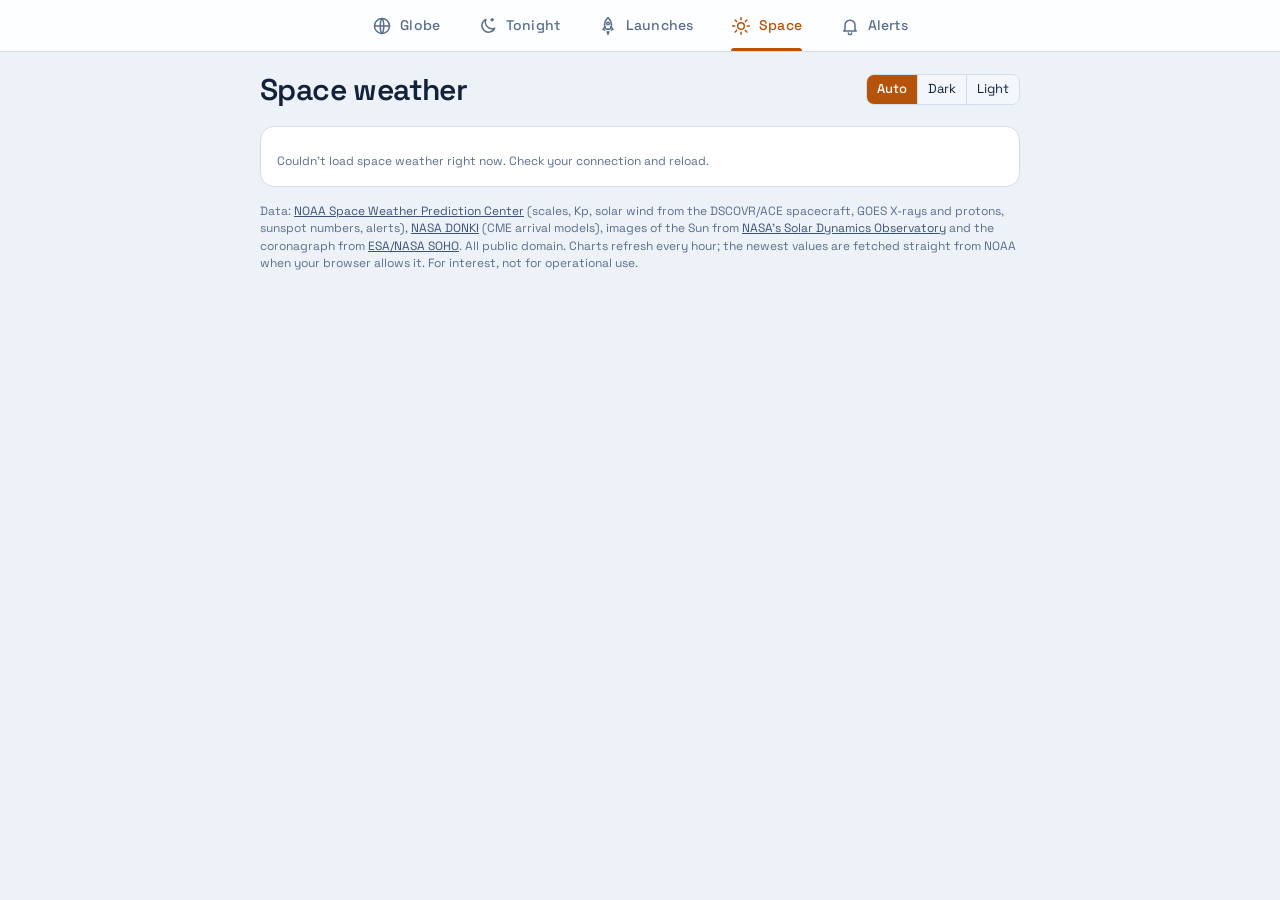
<file: spaceweather.html>
<!DOCTYPE html>
<html lang="en">
<head>
<meta charset="utf-8">
<link rel="manifest" href="manifest.webmanifest">
<meta name="theme-color" content="#0B1424">
<meta name="apple-mobile-web-app-capable" content="yes">
<meta name="apple-mobile-web-app-status-bar-style" content="black-translucent">
<meta name="apple-mobile-web-app-title" content="Overhead">
<link rel="apple-touch-icon" href="icons/apple-touch-icon.png">
<link rel="icon" type="image/png" sizes="32x32" href="icons/favicon-32.png">
<link rel="stylesheet" href="lib/app.css">
<script src="lib/app.js" defer></script>

<meta name="viewport" content="width=device-width, initial-scale=1, viewport-fit=cover">
<title>Space weather - Overhead</title>
<script>try{var p=localStorage.getItem('ovh:theme')||'auto';document.documentElement.dataset.theme=p==='auto'?(matchMedia('(prefers-color-scheme: light)').matches?'light':'dark'):p}catch(e){document.documentElement.dataset.theme='dark'}</script>
<meta name="description" content="Space weather now: the live Sun, solar wind, flares, CMEs heading for Earth, geomagnetic storms and what it all means for aurora, GPS, radio and satellites.">
<meta property="og:title" content="Space weather - Overhead">
<meta property="og:description" content="The live Sun, solar wind, flares and storms, and what they mean for aurora, GPS and radio.">
<meta property="og:type" content="website">
<script src="lib/tz-lookup.js"></script>
<script src="lib/localtime.js"></script>
<script src="lib/aurora.js"></script>
<script src="lib/where.js"></script>
<script src="lib/calendar.js"></script>
<script src="lib/spacewx.js"></script>
<style>
/* Space Grotesk, self-hosted (SIL Open Font License, see fonts/OFL.txt) */
@font-face{font-family:"Space Grotesk";font-style:normal;font-weight:400;font-display:swap;src:url(fonts/space-grotesk-latin-400-normal.woff2) format("woff2")}
@font-face{font-family:"Space Grotesk";font-style:normal;font-weight:500;font-display:swap;src:url(fonts/space-grotesk-latin-500-normal.woff2) format("woff2")}
@font-face{font-family:"Space Grotesk";font-style:normal;font-weight:600;font-display:swap;src:url(fonts/space-grotesk-latin-600-normal.woff2) format("woff2")}
:root{
  --bg:#0B1424; --panel:#152540; --panel2:#1C3050; --line:#2A4469;
  --ink:#EAF0F8; --ink2:#A9BAD2; --ink3:#7489A8;
  --accent:#F2B340; --onaccent:#0F1A2E;
  /* storm levels: a status scale, always shown with words too */
  --l0:#5F86B8; --l1:#7FE0C6; --l2:#F2D14A; --l3:#FF9F43; --l4:#FF5A5A;
  --wind:#8CD1FF; --flux:#FFB86B; --ssn:#C9B3FF; --grid:#22395C;
  --sunglow:rgba(255,170,60,.35);
}
:root[data-theme="light"]{
  --bg:#EDF2F8; --panel:#FFFFFF; --panel2:#F3F6FB; --line:#D3DDEA;
  --ink:#13223A; --ink2:#3E5476; --ink3:#5A6E8C;
  --accent:#B45309; --onaccent:#FFFFFF;
  --l0:#5B7FAF; --l1:#0F766E; --l2:#A16207; --l3:#C2410C; --l4:#B42318;
  --wind:#0369A1; --flux:#C2410C; --ssn:#6D28D9; --grid:#E3EAF3;
  --sunglow:rgba(255,150,40,.25);
}
*,*::before,*::after{box-sizing:border-box}
html{background:var(--bg)}
body{margin:0;background:var(--bg);color:var(--ink);font-family:"Space Grotesk",system-ui,-apple-system,"Segoe UI",Roboto,sans-serif;font-size:15px;line-height:1.45;
  padding:max(14px,env(safe-area-inset-top)) 16px max(24px,env(safe-area-inset-bottom))}
main{max-width:760px;margin:0 auto;display:grid;gap:14px}
a{color:var(--ink2)}
header{display:grid;gap:6px}
.top{display:flex;justify-content:space-between;align-items:center;gap:8px}
h1{font-size:30px;font-weight:600;letter-spacing:-.02em;margin:0}
button{font:inherit;font-size:14px;background:var(--panel2);border:1px solid var(--line);color:var(--ink);border-radius:8px;padding:8px 12px;cursor:pointer}
button:focus-visible,a:focus-visible{outline:2px solid var(--accent);outline-offset:2px}
.seg{display:inline-flex;border:1px solid var(--line);border-radius:8px;overflow:hidden}
.seg button{border:0;border-radius:0;padding:5px 10px;font-size:13px}
.seg button+button{border-left:1px solid var(--line)}
.seg button.on{background:var(--accent);color:var(--onaccent);font-weight:500}
section{background:var(--panel);border:1px solid var(--line);border-radius:14px;padding:16px}
section>h2{font-size:18px;font-weight:600;margin:0 0 2px;display:flex;align-items:center;gap:8px}
.sub{color:var(--ink3);font-size:13px;margin:0 0 12px}
.note{color:var(--ink3);font-size:12px;margin:10px 0 0}
.big{font-size:28px;font-weight:600;letter-spacing:-.01em;line-height:1.1}
.lvlword{font-weight:600}
.dot{display:inline-block;width:10px;height:10px;border-radius:50%;margin-right:6px;vertical-align:0}
.c0{color:var(--l0)}.c1{color:var(--l1)}.c2{color:var(--l2)}.c3{color:var(--l3)}.c4{color:var(--l4)}
.b0{background:var(--l0)}.b1{background:var(--l1)}.b2{background:var(--l2)}.b3{background:var(--l3)}.b4{background:var(--l4)}

/* hero: the live Sun and the headline */
.hero{display:grid;grid-template-columns:minmax(150px,240px) 1fr;gap:18px;align-items:center;background:radial-gradient(120% 140% at 0% 50%,var(--sunglow),transparent 60%),var(--panel)}
.sun{position:relative;aspect-ratio:1;border-radius:50%;overflow:hidden;background:#000;box-shadow:0 0 40px 6px var(--sunglow)}
.sun img{width:100%;height:100%;object-fit:cover;display:block;transform:scale(1.04)}
.sun .err{position:absolute;inset:0;display:grid;place-items:center;color:#aaa;font-size:12px;text-align:center;padding:20px}
.sunbtns{display:flex;flex-wrap:wrap;gap:4px;margin-top:8px;justify-content:center}
.sunbtns button{font-size:12px;padding:3px 9px;border-radius:999px;background:transparent;color:var(--ink2)}
.sunbtns button.on{border-color:var(--accent);color:var(--ink)}
.credit{color:var(--ink3);font-size:11px;text-align:center;margin-top:4px}
.headline .eyebrow{color:var(--ink3);font-size:13px;text-transform:uppercase;letter-spacing:.06em}
.headline .big{font-size:34px;margin:2px 0 6px}
.headline p{margin:0;color:var(--ink2)}
.chips{display:flex;flex-wrap:wrap;gap:6px;margin-top:10px}
.chip{display:inline-flex;align-items:center;gap:6px;border:1px solid var(--line);border-radius:999px;padding:3px 10px;font-size:13px;background:var(--panel2)}
@media (max-width:560px){.hero{grid-template-columns:1fr;justify-items:center;text-align:center}.sun{width:min(240px,70vw)}.chips{justify-content:center}}

/* what it means for you */
.effects{display:grid;grid-template-columns:repeat(auto-fit,minmax(200px,1fr));gap:10px}
.eff{border:1px solid var(--line);border-radius:12px;padding:10px 12px;background:var(--panel2)}
.eff .h{display:flex;align-items:center;justify-content:space-between;gap:8px}
.eff .h b{font-weight:600}
.eff .st{font-size:12px;font-weight:600;white-space:nowrap}
.eff p{margin:4px 0 0;color:var(--ink2);font-size:13px}

/* NOAA scales */
.scales{display:grid;grid-template-columns:repeat(auto-fit,minmax(200px,1fr));gap:10px}
.scale{border:1px solid var(--line);border-radius:12px;padding:12px;background:var(--panel2)}
.scale .t{font-size:13px;color:var(--ink3)}
.scale .now{display:flex;align-items:baseline;gap:8px;margin:2px 0 8px}
.scale .now b{font-size:30px;font-weight:600}
.meter{display:grid;grid-template-columns:repeat(5,1fr);gap:3px;margin-bottom:10px}
.meter i{height:8px;border-radius:4px;background:var(--line)}
.days{display:grid;grid-template-columns:repeat(3,1fr);gap:6px;font-size:12px}
.days div{border-top:1px solid var(--line);padding-top:6px}
.days span{display:block;color:var(--ink3)}

/* charts */
.chartbox{position:relative}
.chartbox svg{display:block;width:100%;overflow:visible}
svg .grid{stroke:var(--grid);stroke-width:1}
svg .axis{fill:var(--ink3);font-size:11px;font-family:inherit}
svg .band{opacity:.22}
svg .bandlab{fill:var(--ink3);font-size:11px;font-weight:600;font-family:inherit}
svg .ref{stroke-width:1.5;stroke-dasharray:4 4}
svg .reflab{font-size:11px;font-weight:600;font-family:inherit;paint-order:stroke;stroke:var(--panel);stroke-width:4px;stroke-linejoin:round}
svg .now{stroke:var(--ink3);stroke-width:1;stroke-dasharray:2 3}
svg .hover{stroke:var(--ink2);stroke-width:1;pointer-events:none}
svg .hdot{stroke:var(--panel);stroke-width:2;pointer-events:none}
.tip{position:absolute;top:0;pointer-events:none;background:var(--panel);border:1px solid var(--line);border-radius:8px;padding:5px 8px;font-size:12px;white-space:nowrap;box-shadow:0 4px 14px rgba(0,0,0,.25);transform:translate(-50%,-110%);display:none;z-index:2}
.tip b{font-weight:600}
.legend{display:flex;flex-wrap:wrap;gap:6px 14px;font-size:12px;color:var(--ink2);margin-top:8px}
.legend i{display:inline-block;width:10px;height:10px;border-radius:3px;margin-right:5px;vertical-align:-1px}
.legend i.ln{height:2px;border-radius:1px;vertical-align:3px;width:14px}
.legend i.dash{height:0;border-top:2px dashed;background:none!important;width:14px;vertical-align:3px}
.windgrid{display:grid;grid-template-columns:repeat(auto-fit,minmax(210px,1fr));gap:14px}
.stat{display:flex;align-items:baseline;justify-content:space-between;gap:6px}
.stat b{font-size:22px;font-weight:600}
.stat span{color:var(--ink3);font-size:12px}
.flarelist{display:grid;gap:4px;margin-top:10px;font-size:13px}
.flarelist div{display:flex;justify-content:space-between;border-top:1px solid var(--line);padding-top:4px}
.cme{border:1px solid var(--line);border-radius:12px;padding:10px 12px;background:var(--panel2);margin-top:8px}
.coronagraph{width:100%;max-width:320px;border-radius:12px;display:block;margin-top:10px;background:#000}
.al{display:grid;grid-template-columns:auto 1fr;gap:2px 10px;border-top:1px solid var(--line);padding:10px 0}
.al:first-of-type{border-top:0}
.al .ic{font-size:20px;grid-row:span 3}
.al .d{color:var(--ink2);font-size:13px}
.al .m{color:var(--ink3);font-size:12px}
.cal summary{font-size:13px;display:inline-block;border:1px solid var(--line);border-radius:8px;padding:5px 10px;color:var(--ink);cursor:pointer;list-style:none;margin-top:6px}
.cal summary::-webkit-details-marker{display:none}
.calmenu{display:flex;flex-direction:column;align-items:flex-start;gap:4px;margin-top:6px}
.calmenu a,.calmenu button{font-size:13px;border:1px solid var(--line);border-radius:8px;padding:6px 10px;text-decoration:none;color:var(--ink);background:var(--panel)}
footer{color:var(--ink3);font-size:12px;max-width:760px;margin:16px auto 0}
.loading{color:var(--ink3)}
</style>
</head>
<body>
<main>
  <header>
    <div class="top"><h1>Space weather</h1><div class="seg" id="theme" role="group" aria-label="Colour theme"><button data-t="auto">Auto</button><button data-t="dark">Dark</button><button data-t="light">Light</button></div></div>
  </header>
  <div id="content"><section><p class="loading">Loading the latest from the Sun…</p></section></div>
</main>
<footer>Data: <a href="https://www.swpc.noaa.gov" target="_blank" rel="noopener">NOAA Space Weather Prediction Center</a> (scales, Kp, solar wind from the DSCOVR/ACE spacecraft, GOES X-rays and protons, sunspot numbers, alerts), <a href="https://ccmc.gsfc.nasa.gov/tools/DONKI/" target="_blank" rel="noopener">NASA DONKI</a> (CME arrival models), images of the Sun from <a href="https://sdo.gsfc.nasa.gov" target="_blank" rel="noopener">NASA’s Solar Dynamics Observatory</a> and the coronagraph from <a href="https://soho.nascom.nasa.gov" target="_blank" rel="noopener">ESA/NASA SOHO</a>. All public domain. Charts refresh every hour; the newest values are fetched straight from NOAA when your browser allows it. For interest, not for operational use.</footer>
<script>
(async function(){
const WX='https://raw.githubusercontent.com/RR94M/satellites-/weather/', SWPC='https://services.swpc.noaa.gov/';
const $=id=>document.getElementById(id);
const esc=t=>String(t==null?'':t).replace(/[&<>"]/g,c=>({'&':'&amp;','<':'&lt;','>':'&gt;','"':'&quot;'}[c]));

// ---------- theme ----------
let themePref='auto'; try{ themePref=localStorage.getItem('ovh:theme')||'auto'; }catch(e){}
const mq=matchMedia('(prefers-color-scheme: light)');
function applyTheme(){ document.documentElement.dataset.theme=themePref==='auto'?(mq.matches?'light':'dark'):themePref; document.querySelectorAll('#theme button').forEach(b=>b.classList.toggle('on',b.dataset.t===themePref)); }
document.querySelectorAll('#theme button').forEach(b=>b.onclick=()=>{ themePref=b.dataset.t; try{ localStorage.setItem('ovh:theme',themePref); }catch(e){} applyTheme(); if(window.__draw) window.__draw(); });
mq.addEventListener('change',()=>{ if(themePref==='auto'){ applyTheme(); if(window.__draw) window.__draw(); } }); applyTheme();

const loc=WHERE.saved(), LT=loc?localTime(loc.lat,loc.lon):null;
const T=s=>Date.parse(/[zZ]$|[+-]\d\d:?\d\d$/.test(s)?s:s+'Z'); // NOAA times are UTC, sometimes without the Z
const timeOf=t=>LT?LT.time(t):new Date(t).toLocaleTimeString(undefined,{hour:'2-digit',minute:'2-digit'});
const dayOf=t=>LT?LT.date(t,{weekday:'short',day:'numeric',month:'short'}):new Date(t).toLocaleDateString(undefined,{weekday:'short',day:'numeric',month:'short'});
const ago=t=>{ const m=Math.round((Date.now()-t)/6e4); return m<1?'just now':m<60?m+' min ago':m<1440?Math.round(m/60)+' h ago':Math.round(m/1440)===1?'1 day ago':Math.round(m/1440)+' days ago'; };

// ---------- data: this site's hourly copy, then the newest values straight from NOAA where the browser allows ----------
const getj=(u,ms=10000)=>{ const c=new AbortController(), t=setTimeout(()=>c.abort(),ms); return fetch(u,{cache:'no-store',signal:c.signal}).then(r=>r.ok?r.json():null).catch(()=>null).finally(()=>clearTimeout(t)); };
let D=null, ALERTS=null;
async function load(){ const [d,a]=await Promise.all([getj(WX+'space.json'),getj(WX+'space-alerts.json')]); D=d; ALERTS=a; if(!D) return;
  const [scales,xr,wind,mag]=await Promise.all([getj(SWPC+'products/noaa-scales.json',6000),getj(SWPC+'json/goes/primary/xrays-1-day.json',6000),getj(SWPC+'json/rtsw/rtsw_wind_1m.json',6000),getj(SWPC+'json/rtsw/rtsw_mag_1m.json',6000)]);
  if(scales&&scales['0']) D.scales=scales;
  if(Array.isArray(xr)&&xr.length) D.xray=xr.filter(r=>r.energy==='0.1-0.8nm'&&r.flux>0).map(r=>[r.time_tag,r.flux]);
  if(Array.isArray(wind)&&wind.length&&Array.isArray(mag)){ const m={}; for(const r of mag) m[(r.time_tag||'').slice(0,16).replace(' ','T')]=r; const cut=Date.now()-864e5;
    const w=wind.map(r=>{ const k=(r.time_tag||'').slice(0,16).replace(' ','T'), g=m[k]||{}; return [k,r.proton_speed,r.proton_density,g.bz_gsm,g.bt]; }).filter(r=>T(r[0])>cut&&r[1]!=null).sort((a,b)=>T(a[0])-T(b[0]));
    if(w.length>20) D.wind=w; } }

// ---------- helpers ----------
const lvlOfKp=k=>k>=7?4:k>=6?3:k>=5?2:k>=4?1:0;
const KPWORD=['Quiet','Unsettled','Minor storm (G1)','Moderate storm (G2)','Strong storm or worse (G3+)'];
const scaleNum=x=>x==null||x===''?0:+x;
function flareClass(f){ if(!(f>0)) return '–'; const L=[['X',1e-4],['M',1e-5],['C',1e-6],['B',1e-7],['A',1e-8]]; for(const [c,b] of L) if(f>=b) return c+(f/b).toFixed(1); return 'A'+(f/1e-8).toFixed(1); }
const classLvl=c=>({X:4,M:3,C:1,B:0,A:0})[(c||'A')[0]]??0;

// ---------- charts: plain SVG sized to the screen, with a hover/tap readout ----------
function chart(box,o){ const W=box.clientWidth||600, H=o.h||150, pl=o.pl||40, pr=o.pr||34, pt=10, pb=22, iw=W-pl-pr, ih=H-pt-pb;
  const x=t=>pl+(t-o.x0)/(o.x1-o.x0)*iw, ly=v=>o.log?Math.log10(Math.max(v,o.yMin)):v, y=v=>pt+ih-(ly(v)-ly(o.yMin))/(ly(o.yMax)-ly(o.yMin))*ih, cl=v=>Math.max(pt,Math.min(pt+ih,y(v)));
  let s='<svg viewBox="0 0 '+W+' '+H+'" height="'+H+'" role="img" aria-label="'+esc(o.label)+'">';
  for(const b of o.bands||[]) s+='<rect class="band" x="'+pl+'" width="'+iw+'" y="'+cl(b.y1)+'" height="'+(cl(b.y0)-cl(b.y1))+'" fill="'+b.fill+'"/>'+(b.label?'<text class="bandlab" x="'+(pl+iw+5)+'" y="'+((cl(b.y0)+cl(b.y1))/2+4)+'">'+b.label+'</text>':'');
  for(const g of o.yTicks||[]) s+='<line class="grid" x1="'+pl+'" x2="'+(pl+iw)+'" y1="'+y(g[0])+'" y2="'+y(g[0])+'"/><text class="axis" x="'+(pl-6)+'" y="'+(y(g[0])+4)+'" text-anchor="end">'+g[1]+'</text>';
  for(const g of o.xTicks||[]) s+='<text class="axis" x="'+x(g[0])+'" y="'+(H-5)+'" text-anchor="middle">'+g[1]+'</text>';
  if(o.now&&o.now>o.x0&&o.now<o.x1) s+='<line class="now" x1="'+x(o.now)+'" x2="'+x(o.now)+'" y1="'+pt+'" y2="'+(pt+ih)+'"/><text class="axis" x="'+(x(o.now)+4)+'" y="'+(pt+10)+'">now</text>';
  for(const se of o.bars||[]){ const bw=Math.max(2,iw/((o.x1-o.x0)/se.step)-2);
    for(const [t,v,col,op] of se.pts) s+='<rect x="'+(x(t)+1).toFixed(1)+'" y="'+y(v).toFixed(1)+'" width="'+bw.toFixed(1)+'" height="'+Math.max(1,(y(o.yMin)-y(v))).toFixed(1)+'" rx="2" fill="'+col+'" opacity="'+(op||1)+'"/>'; }
  for(const se of o.series||[]){ const pts=se.pts.filter(p=>p[1]!=null&&(!o.log||p[1]>0)); if(pts.length<2) continue;
    const d='M'+pts.map(p=>x(p[0]).toFixed(1)+','+cl(p[1]).toFixed(1)).join('L');
    if(se.fill) s+='<path d="'+d+'L'+x(pts[pts.length-1][0]).toFixed(1)+','+cl(se.fillTo??o.yMin)+'L'+x(pts[0][0]).toFixed(1)+','+cl(se.fillTo??o.yMin)+'Z" fill="'+se.color+'" opacity=".14"/>';
    s+='<path d="'+d+'" fill="none" stroke="'+se.color+'" stroke-width="'+(se.width||2)+'"'+(se.dash?' stroke-dasharray="5 4"':'')+' stroke-linejoin="round" stroke-linecap="round"/>'; }
  // reference lines go on top of the data so their labels stay readable
  for(const r of o.refs||[]) s+='<line class="ref" stroke="'+r.color+'" x1="'+pl+'" x2="'+(pl+iw)+'" y1="'+y(r.y)+'" y2="'+y(r.y)+'"/><text class="reflab" fill="'+r.color+'" x="'+(pl+4)+'" y="'+(y(r.y)-4)+'">'+esc(r.label)+'</text>';
  s+='<line class="hover" x1="0" x2="0" y1="'+pt+'" y2="'+(pt+ih)+'" visibility="hidden"/><circle class="hdot" r="4" visibility="hidden"/><rect class="hit" x="'+pl+'" y="0" width="'+iw+'" height="'+H+'" fill="transparent"/></svg><div class="tip"></div>';
  box.innerHTML=s;
  // readout: nearest point of the first series (or bar)
  const svg=box.querySelector('svg'), tip=box.querySelector('.tip'), hl=svg.querySelector('.hover'), hd=svg.querySelector('.hdot'), base=(o.series&&o.series[0]&&o.series[0].pts)||(o.bars&&o.bars[0].pts)||[];
  const pts=base.filter(p=>p[1]!=null&&(!o.log||p[1]>0)); if(!pts.length) return;
  const move=e=>{ const r=svg.getBoundingClientRect(), px=(e.clientX-r.left)*W/r.width; let best=pts[0], bd=1e9; for(const p of pts){ const d=Math.abs(x(p[0])-px); if(d<bd){ bd=d; best=p; } }
    const X=x(best[0]), Y=cl(best[1]); hl.setAttribute('x1',X); hl.setAttribute('x2',X); hl.setAttribute('visibility','visible'); hd.setAttribute('cx',X); hd.setAttribute('cy',Y); hd.setAttribute('fill',o.tipColor?o.tipColor(best):(o.series?o.series[0].color:'var(--ink)')); hd.setAttribute('visibility','visible');
    tip.innerHTML=o.tip(best); tip.style.display='block'; tip.style.left=Math.max(60,Math.min(r.width-60,X*r.width/W))+'px'; tip.style.top=(Y*r.height/H)+'px'; };
  const hide=()=>{ tip.style.display='none'; hl.setAttribute('visibility','hidden'); hd.setAttribute('visibility','hidden'); };
  svg.addEventListener('pointermove',move); svg.addEventListener('pointerdown',move); svg.addEventListener('pointerleave',hide); }
const css=v=>getComputedStyle(document.documentElement).getPropertyValue(v).trim();
function dayTicks(x0,x1){ const out=[]; const d=new Date(x0); d.setHours(0,0,0,0); for(let t=d.getTime()+864e5;t<x1;t+=864e5) out.push([t,new Date(t).toLocaleDateString(undefined,{weekday:'short'})]); return out; }
function hourTicks(x0,x1,step){ const out=[]; for(let t=Math.ceil(x0/(step*36e5))*step*36e5;t<x1;t+=step*36e5) out.push([t,timeOf(t)]); return out; }

// ---------- sections ----------
const SUNS={'0193':'Corona','0171':'Loops','0131':'Flares','HMIIC':'Sunspots'};
let sunPick='0193';
function sunImg(){ const v=Math.floor(Date.now()/9e5); return 'https://sdo.gsfc.nasa.gov/assets/img/latest/latest_1024_'+sunPick+'.jpg?v='+v; }

function hero(){ const sc=D.scales||{}, now=sc['0']||{}, G=scaleNum(now.G&&now.G.Scale), R=scaleNum(now.R&&now.R.Scale), S=scaleNum(now.S&&now.S.Scale);
  const kp=(D.kp||[]).slice(-1)[0], kpNow=kp?kp[1]:null, xr=(D.xray||[]).slice(-1)[0], cls=xr?flareClass(xr[1]):'–', w=(D.wind||[]).slice(-1)[0];
  let word='Quiet', lv=0; if(G>=1){ word=['','Minor','Moderate','Strong','Severe','Extreme'][G]+' geomagnetic storm'; lv=Math.min(4,G+1); } else if(kpNow>=4){ word='Active'; lv=1; } else if(kpNow>=3){ word='Unsettled'; lv=0; }
  if(R>=1&&lv<2){ word+=' · radio blackout'; lv=Math.max(lv,R>=3?3:2); } if(S>=1){ word+=' · radiation storm'; lv=Math.max(lv,S>=3?3:2); }
  // what's coming: the biggest storm level forecast for the next 3 days
  let ahead=''; const fut=[1,2,3].map(k=>sc[k]).filter(Boolean); const gmax=fut.reduce((m,d)=>Math.max(m,scaleNum(d.G&&d.G.Scale)),0);
  if(gmax>=1){ const d=fut.find(d=>scaleNum(d.G&&d.G.Scale)===gmax); ahead=' A '+['','minor','moderate','strong','severe','extreme'][gmax]+' geomagnetic storm (G'+gmax+') is forecast for '+new Date(d.DateStamp+'T12:00Z').toLocaleDateString(undefined,{weekday:'long'})+': aurora further from the poles than usual.'; }
  const lede=(lv===0?'The Sun and Earth’s magnetic field are calm right now.':lv===1?'Earth’s magnetic field is a little stirred up.':'Things are lively out there.')+ahead;
  return '<section class="hero" id="sw-sun"><div><div class="sun"><img id="sunimg" src="'+sunImg()+'" alt="The Sun right now, seen by NASA’s Solar Dynamics Observatory" onerror="this.replaceWith(Object.assign(document.createElement(\'div\'),{className:\'err\',textContent:\'The live Sun image couldn’t load.\'}))"></div>'
    +'<div class="sunbtns" id="sunbtns">'+Object.entries(SUNS).map(([k,v])=>'<button data-sun="'+k+'"'+(k===sunPick?' class="on"':'')+'>'+v+'</button>').join('')+'</div><div class="credit">The Sun right now · NASA/SDO</div></div>'
    +'<div class="headline"><div class="eyebrow">Space weather now</div><div class="big c'+lv+'">'+esc(word)+'</div><p>'+esc(lede)+'</p>'
    +'<div class="chips"><span class="chip"><span class="dot b'+lvlOfKp(kpNow||0)+'"></span>Kp '+(kpNow!=null?kpNow.toFixed(1):'–')+'</span><span class="chip"><span class="dot b'+classLvl(cls)+'"></span>X-rays '+cls+'</span>'
    +(w?'<span class="chip"><span class="dot '+(w[3]<-5?'b3':w[3]<0?'b1':'b0')+'"></span>Solar wind '+Math.round(w[1])+' km/s</span>':'')+'</div>'
    +'<p class="note">Updated '+ago(T(D.updated))+'. Tap the Sun’s buttons for different views.</p></div></section>'; }

function effects(){ const sc=D.scales||{}, now=sc['0']||{}, G=scaleNum(now.G&&now.G.Scale), R=scaleNum(now.R&&now.R.Scale), S=scaleNum(now.S&&now.S.Scale);
  const kpNow=((D.kp||[]).slice(-1)[0]||[])[1]||0, ahead=(D.kpForecast||[]).filter(r=>T(r[0])>Date.now()&&T(r[0])<Date.now()+3*864e5);
  const peak=ahead.reduce((m,r)=>!m||r[1]>m[1]?r:m,null), soon=peak?peak[1]:0, peakDay=peak?new Date(T(peak[0])).toLocaleDateString(undefined,{weekday:'long'}):'';
  const fcTxt=peak&&soon>kpNow+0.3?' Forecast to reach Kp '+soon.toFixed(1)+' on '+peakDay+'.':'';
  const need=loc?AURORA.kpNeeded(loc.lat,loc.lon):null, best=Math.max(kpNow,soon);
  const elec=(ALERTS&&ALERTS.alerts||[]).some(a=>/Electron/i.test(a.headline)&&Date.now()-Date.parse(a.issued)<864e5);
  const E=[
    ['🟢','Aurora',need==null?(best>=5?[2,'Storm']:[0,'Normal']):kpNow>=need?[2,'Possible now']:best>=need?[1,'Possible '+peakDay]:[0,'Unlikely'],
      (need==null?'Kp '+kpNow.toFixed(1)+' now.'+fcTxt+' Share your location on the globe for your own aurora line.':'You need about Kp '+need.toFixed(1)+' where you are; it’s '+kpNow.toFixed(1)+' now.'+fcTxt)],
    ['📍','GPS and navigation',G>=3||R>=3||S>=3?[2,'Errors possible']:G>=2?[1,'Small errors']:[0,'Normal'],G>=3?'Position errors can grow, especially near the poles.':'Phone and car GPS working as normal.'],
    ['📻','Radio (shortwave, aviation)',R>=3?[3,'Blackouts']:R>=1?[1,'Brief blackouts']:[0,'Normal'],R>=1?'Short blackouts on the sunlit side of Earth after flares.':'No flare-driven blackouts right now.'],
    ['🛰️','Satellites',G>=3||S>=3?[2,'Under stress']:elec?[1,'Charging risk']:[0,'Normal'],elec?'High-energy electrons around Earth can upset satellite electronics.':G>=3?'Extra drag and charging; operators may take precautions.':'Normal conditions in orbit.'],
    ['⚡','Power grids',G>=4?[3,'Possible issues']:G>=3?[1,'Alarms possible']:[0,'Normal'],G>=3?'Grid operators at high latitudes may see voltage alarms.':'No effect.'],
    ['✈️','Astronauts and polar flights',S>=2?[2,'Raised radiation']:S>=1?[1,'Slightly raised']:[0,'Normal'],S>=1?'More radiation on polar routes and for spacewalks.':'Radiation at normal levels.']];
  return '<section id="sw-you"><h2>What it means for you</h2><p class="sub">Right now, in plain words.</p><div class="effects">'+E.map(([ic,name,[l,st],d])=>'<div class="eff"><div class="h"><b>'+ic+' '+esc(name)+'</b><span class="st c'+(l===0?1:l>=3?4:l>=2?3:2)+'"><span class="dot b'+(l===0?1:l>=3?4:l>=2?3:2)+'"></span>'+esc(st)+'</span></div><p>'+esc(d)+'</p></div>').join('')+'</div></section>'; }

function scales(){ const sc=D.scales||{}; if(!sc['0']) return '';
  const day=k=>sc[k]?new Date(sc[k].DateStamp+'T12:00Z').toLocaleDateString(undefined,{weekday:'short'}):'';
  const card=(L,name,desc,now,next)=>{ const n=scaleNum(now&&now.Scale); const col=n>=3?4:n>=2?3:n>=1?2:1;
    return '<div class="scale"><div class="t">'+esc(name)+'</div><div class="now"><b class="c'+(n?col:0)+'">'+L+n+'</b><span>'+esc(now&&now.Text&&now.Text!=='none'?now.Text:'None')+'</span></div>'
      +'<div class="meter" aria-label="Level '+n+' of 5">'+[1,2,3,4,5].map(i=>'<i class="'+(i<=n?'b'+(i>=4?4:i>=3?3:i>=2?3:2):'')+'"></i>').join('')+'</div>'
      +'<div class="note" style="margin:0 0 6px">'+esc(desc)+'</div><div class="days">'+[1,2,3].map(k=>'<div><span>'+day(k)+'</span>'+next(sc[k]||{})+'</div>').join('')+'</div></div>'; };
  return '<section id="sw-scales"><h2>NOAA space weather scales</h2><p class="sub">Each runs from 0 (none) to 5 (extreme). Today’s level, then the next three days.</p><div class="scales">'
    +card('G','G · Geomagnetic storms','Aurora, GPS and power grids. Caused by solar wind and CMEs.',sc['0'].G,d=>{ const g=scaleNum(d.G&&d.G.Scale); return '<b class="c'+(g>=3?4:g>=2?3:g>=1?2:0)+'">G'+g+'</b> '+(g?esc(d.G.Text):'none'); })
    +card('R','R · Radio blackouts','Shortwave and aviation radio. Caused by solar flares.',sc['0'].R,d=>'Minor '+(d.R&&d.R.MinorProb!=null?d.R.MinorProb+'%':'–')+'<br>Major '+(d.R&&d.R.MajorProb!=null?d.R.MajorProb+'%':'–'))
    +card('S','S · Radiation storms','Astronauts, polar flights and satellites. Caused by solar protons.',sc['0'].S,d=>'S1+ '+(d.S&&d.S.Prob!=null?d.S.Prob+'%':'–'))
    +'</div></section>'; }

function kpSection(){ return '<section id="sw-kp"><h2>Geomagnetic activity (Kp)</h2><p class="sub">How disturbed Earth’s magnetic field is, every 3 hours: the past 4 days and NOAA’s forecast. Higher Kp pushes aurora further from the poles.'+(loc?' The dashed line is the level you need for aurora where you are.':'')+'</p><div class="chartbox" id="kpChart"></div>'
  +'<div class="legend">'+[0,1,2,3,4].map(l=>'<span><i class="b'+l+'"></i>'+KPWORD[l]+'</span>').join('')+'<span><i style="background:var(--ink3);opacity:.45"></i>Forecast (lighter)</span></div></section>'; }
function drawKp(){ const box=$('kpChart'); if(!box) return; const now=Date.now(), x0=now-4*864e5, x1=now+3*864e5;
  const obs=(D.kp||[]).map(r=>[T(r[0]),r[1]]).filter(p=>p[0]>=x0), lastObs=obs.length?obs[obs.length-1][0]:0;
  const fc=(D.kpForecast||[]).map(r=>[T(r[0]),r[1],r[2]]).filter(p=>p[0]>lastObs&&p[0]<x1);
  const col=k=>css('--l'+lvlOfKp(k));
  const bars=obs.map(p=>[p[0],p[1],col(p[1]),1]).concat(fc.map(p=>[p[0],p[1],col(p[1]),.45]));
  const need=loc?AURORA.kpNeeded(loc.lat,loc.lon):null;
  chart(box,{label:'Kp index: past 4 days and 3-day forecast',h:170,x0,x1,yMin:0,yMax:9,now,bars:[{step:3*36e5,pts:bars}],
    yTicks:[[0,'0'],[3,'3'],[5,'5'],[7,'7'],[9,'9']],xTicks:dayTicks(x0,x1),refs:need!=null&&need<9?[{y:need,label:'Your aurora line · Kp '+need.toFixed(1),color:css('--accent')}]:[],
    tip:p=>'<b>Kp '+p[1].toFixed(2)+'</b> · '+KPWORD[lvlOfKp(p[1])]+'<br>'+dayOf(p[0])+' '+timeOf(p[0])+'–'+timeOf(p[0]+3*36e5)+(p[3]<1?' (forecast)':''),tipColor:p=>col(p[1])}); }

function windSection(){ const w=D.wind||[]; if(!w.length) return '<section><h2>Solar wind</h2><p class="note">Solar wind data isn’t available right now.</p></section>';
  const last=w[w.length-1], spd=last[1], den=last[2], bz=last[3], mins=spd?Math.round(1.5e6/spd/60):null;
  const bzWord=bz==null?'':bz<-10?'pointing strongly south: aurora switching on':bz<-3?'pointing south: good for aurora':bz<0?'slightly south':'pointing north: aurora unlikely';
  return '<section id="sw-wind"><h2>Solar wind arriving now</h2><p class="sub">Measured by spacecraft 1.5 million km towards the Sun'+(mins?', so this reaches Earth in about <b>'+mins+' minutes</b>':'')+'. When Bz turns south and the wind speeds up, aurora follows.</p>'
    +'<div class="windgrid"><div><div class="stat"><span>Speed</span><b>'+(spd?Math.round(spd):'–')+' <small>km/s</small></b></div><div class="chartbox" id="wSpd"></div></div>'
    +'<div><div class="stat"><span>Density</span><b>'+(den!=null?den.toFixed(1):'–')+' <small>per cm³</small></b></div><div class="chartbox" id="wDen"></div></div>'
    +'<div><div class="stat"><span>Bz (north/south)</span><b class="'+(bz<-3?'c3':bz<0?'c2':'c1')+'">'+(bz!=null?(bz>0?'+':'')+bz.toFixed(1):'–')+' <small>nT</small></b></div><div class="chartbox" id="wBz"></div><div class="note" style="margin-top:4px">'+esc(bzWord)+'</div></div></div>'
    +'<p class="note">Past 24 hours. Typical: 300–500 km/s, 1–10 particles per cm³, Bz within ±5 nT.</p></section>'; }
function drawWind(){ const w=(D.wind||[]).map(r=>[T(r[0]),r[1],r[2],r[3]]); if(!w.length||!$('wSpd')) return; const x1=w[w.length-1][0], x0=x1-864e5, xt=hourTicks(x0,x1,8);
  const S=w.map(r=>[r[0],r[1]]), Dn=w.map(r=>[r[0],r[2]]), B=w.map(r=>[r[0],r[3]]);
  const smax=Math.max(700,...S.map(p=>p[1]||0))*1.05, dmax=Math.max(10,...Dn.map(p=>p[1]||0))*1.1, bmax=Math.max(10,...B.map(p=>Math.abs(p[1]||0)))*1.1;
  chart($('wSpd'),{label:'Solar wind speed, past day',h:110,pl:36,pr:8,x0,x1,yMin:200,yMax:smax,series:[{pts:S,color:css('--wind'),fill:true}],yTicks:[[400,'400'],[600,'600']],xTicks:xt,tip:p=>'<b>'+Math.round(p[1])+' km/s</b><br>'+timeOf(p[0])});
  chart($('wDen'),{label:'Solar wind density, past day',h:110,pl:36,pr:8,x0,x1,yMin:0,yMax:dmax,series:[{pts:Dn,color:css('--wind'),fill:true}],yTicks:[[5,'5'],[10,'10']].filter(t=>t[0]<dmax),xTicks:xt,tip:p=>'<b>'+p[1].toFixed(1)+' /cm³</b><br>'+timeOf(p[0])});
  chart($('wBz'),{label:'Interplanetary magnetic field Bz, past day',h:110,pl:36,pr:8,x0,x1,yMin:-bmax,yMax:bmax,
    bands:[{y0:-bmax,y1:0,fill:css('--l3'),label:''}],series:[{pts:B,color:css('--ink'),width:1.6}],yTicks:[[0,'0'],[Math.round(-bmax/2),String(Math.round(-bmax/2))],[Math.round(bmax/2),'+'+Math.round(bmax/2)]],xTicks:xt,
    tip:p=>'<b>'+(p[1]>0?'+':'')+p[1].toFixed(1)+' nT</b> '+(p[1]<0?'(south)':'(north)')+'<br>'+timeOf(p[0])}); }

function flareSection(){ const xr=D.xray||[], last=xr.slice(-1)[0], cls=last?flareClass(last[1]):'–';
  const fl=(D.flares||[]).map(f=>({t:T(f.max_time),c:f.max_class})).filter(f=>f.c);
  const day=fl.filter(f=>f.t>Date.now()-864e5), top=a=>a.reduce((m,f)=>!m||flareRank(f.c)>flareRank(m.c)?f:m,null), d1=top(day), d7=top(fl);
  const big=fl.filter(f=>/^[MX]/.test(f.c)).sort((a,b)=>b.t-a.t).slice(0,6);
  return '<section id="sw-flares"><h2>Solar flares</h2><p class="sub">X-rays from the Sun measured by NOAA’s GOES satellite. Each class is ten times stronger than the one below; M and X flares can cause radio blackouts on the sunlit side of Earth.</p>'
    +'<div class="windgrid" style="margin-bottom:8px"><div class="stat"><span>Right now</span><b class="c'+classLvl(cls)+'">'+cls+'</b></div><div class="stat"><span>Biggest, past day</span><b class="c'+classLvl(d1&&d1.c)+'">'+(d1?esc(d1.c):'–')+'</b></div><div class="stat"><span>Biggest, past week</span><b class="c'+classLvl(d7&&d7.c)+'">'+(d7?esc(d7.c):'–')+'</b></div></div>'
    +'<div class="chartbox" id="xChart"></div>'
    +(big.length?'<div class="flarelist">'+big.map(f=>'<div><span><span class="dot b'+classLvl(f.c)+'"></span><b>'+esc(f.c)+'</b> flare</span><span>'+dayOf(f.t)+' '+timeOf(f.t)+'</span></div>').join('')+'</div>':'<p class="note">No M or X flares in the past week.</p>')+'</section>'; }
const flareRank=c=>({A:0,B:1,C:2,M:3,X:4})[c[0]]*100+parseFloat(c.slice(1)||0);
function drawFlares(){ const box=$('xChart'); if(!box) return; const xr=(D.xray||[]).map(r=>[T(r[0]),r[1]]).filter(p=>p[1]>0); if(!xr.length) return; const x1=xr[xr.length-1][0], x0=x1-864e5;
  const band=(a,b,l,c)=>({y0:a,y1:b,label:l,fill:c});
  chart(box,{label:'Solar X-ray flux, past day',h:170,pr:24,x0,x1,log:true,yMin:1e-8,yMax:1e-3,
    bands:[band(1e-8,1e-7,'A','transparent'),band(1e-7,1e-6,'B','transparent'),band(1e-6,1e-5,'C',css('--grid')),band(1e-5,1e-4,'M',css('--l2')),band(1e-4,1e-3,'X',css('--l4'))],
    series:[{pts:xr,color:css('--flux')}],yTicks:[[1e-7,''],[1e-6,''],[1e-5,''],[1e-4,'']],xTicks:hourTicks(x0,x1,6),
    tip:p=>'<b>'+flareClass(p[1])+'</b><br>'+timeOf(p[0])}); }

function cmeSection(){ const list=(D.cmes||[]).filter(c=>T(c.arrival)>Date.now()-864e5);
  const v=Math.floor(Date.now()/9e5);
  return '<section id="sw-cme"><h2>CMEs heading for Earth</h2><p class="sub">Coronal mass ejections are huge clouds of solar material. When one hits Earth it can set off a geomagnetic storm and strong aurora, usually 1–4 days after leaving the Sun.</p>'
    +(list.length?list.map((c,i)=>{ const t=T(c.arrival), past=t<Date.now();
      return '<div class="cme"><b>'+(c.glancing?'Glancing blow':'Direct hit')+' '+(past?'arrived':'expected')+' '+dayOf(t)+', around '+timeOf(t)+'</b>'
        +'<div class="note" style="margin-top:2px">Left the Sun '+(c.launched?dayOf(T(c.launched))+' '+timeOf(T(c.launched)):'recently')+(c.speed?' at '+Math.round(c.speed).toLocaleString()+' km/s':'')+(c.kp?' · NASA’s model suggests up to Kp '+c.kp:'')+'. Arrival times are usually right to within 6–12 hours.</div>'
        +(!past?CALENDAR.menu({title:'CME expected (aurora watch)',start:t-6*36e5,end:t+6*36e5,detail:'A coronal mass ejection is forecast to reach Earth around '+timeOf(t)+'. Watch for aurora that night.',alarmMinutes:60,url:location.href}):'')+'</div>'; }).join('')
      :'<p class="note" style="margin-top:0">No Earth-directed CMEs in NASA’s models right now.</p>')
    +'<img class="coronagraph" src="https://soho.nascom.nasa.gov/data/realtime/c3/1024/latest.jpg?v='+v+'" alt="Live coronagraph image from SOHO: the Sun is blocked out so its outer atmosphere and CMEs show up" loading="lazy" onerror="this.remove()"><div class="note">Live view from the SOHO spacecraft with the Sun blocked out (white circle): CMEs show up as expanding clouds.</div></section>'; }

function protonSection(){ return '<section id="sw-rad"><h2>Solar radiation</h2><p class="sub">High-energy protons from the Sun (above 10 MeV), measured by GOES. Above the dashed line is a radiation storm (S1+).</p><div class="chartbox" id="pChart"></div></section>'; }
function drawProtons(){ const box=$('pChart'); if(!box) return; const p=(D.protons||[]).map(r=>[T(r[0]),r[1]]).filter(q=>q[1]>0); if(!p.length) return; const x1=p[p.length-1][0], x0=x1-864e5;
  chart(box,{label:'Proton flux above 10 MeV, past day',h:140,x0,x1,log:true,yMin:.1,yMax:1e4,series:[{pts:p,color:css('--l1')}],refs:[{y:10,label:'S1 radiation storm',color:css('--l3')}],
    yTicks:[[1,'1'],[100,'100'],[1e4,'10k']],xTicks:hourTicks(x0,x1,6),tip:q=>'<b>'+(q[1]<10?q[1].toFixed(2):Math.round(q[1]))+' pfu</b><br>'+timeOf(q[0])}); }

function cycleSection(){ return '<section id="sw-cycle"><h2>The solar cycle</h2><p class="sub">The Sun’s activity rises and falls over about 11 years, tracked by counting sunspots. We’re around the peak of Cycle 25, which is why aurora has been seen so often lately.</p><div class="chartbox" id="cChart"></div>'
  +'<div class="legend"><span><i class="ln" style="background:var(--ssn);opacity:.45"></i>Monthly sunspot number</span><span><i class="ln" style="background:var(--ssn)"></i>Smoothed</span><span><i class="dash" style="border-color:var(--ink3)"></i>NOAA prediction</span></div></section>'; }
function drawCycle(){ const box=$('cChart'); if(!box) return; const m=t=>Date.parse(t+'-15T00:00Z');
  const raw=(D.cycle||[]).map(r=>[m(r[0]),r[1]]), sm=(D.cycle||[]).filter(r=>r[2]>0).map(r=>[m(r[0]),r[2]]), pr=(D.cyclePrediction||[]).map(r=>[m(r[0]),r[1]]);
  if(!raw.length) return; const x0=m('1996-01'), x1=Math.max(...pr.map(p=>p[0]),raw[raw.length-1][0]);
  const xt=[]; for(let y=2000;y<=2030;y+=5) xt.push([m(y+'-01'),String(y)]);
  chart(box,{label:'Sunspot number since 1996 with NOAA prediction',h:170,pr:12,x0,x1,yMin:0,yMax:Math.max(250,...raw.map(p=>p[1]||0)),now:Date.now(),
    series:[{pts:sm,color:css('--ssn'),width:2.5},{pts:raw,color:css('--ssn'),width:1},{pts:pr,color:css('--ink3'),dash:true}],
    yTicks:[[100,'100'],[200,'200']],xTicks:xt,tip:p=>'<b>'+Math.round(p[1])+'</b> smoothed sunspots<br>'+new Date(p[0]).toLocaleDateString(undefined,{month:'short',year:'numeric'})}); }

function alertsSection(){ const list=[], seen=new Set(); for(const a of (ALERTS&&ALERTS.alerts)||[]){ const k=a.kind+a.headline; if(seen.has(k)) continue; seen.add(k); list.push(a); }
  return '<section id="sw-alerts"><h2>NOAA alerts and warnings</h2><p class="sub">The past three days, in plain English.</p>'+(list.length?list.slice(0,8).map(a=>'<div class="al"><span class="ic">'+(a.kind==='Watch'?'👀':a.kind.includes('Warning')?'⚠️':'☀️')+'</span><b>'+esc(SPACEWX.plain(a.headline))+'</b>'
    +'<span class="d">'+(a.days&&a.days.length?'Expected: '+esc(a.days.join(' · ')):(a.impacts&&a.impacts[0]?esc(a.impacts[0]):''))+(a.comment?'<br>'+esc(a.comment):'')+'</span><span class="m">'+esc(a.kind)+' issued '+ago(Date.parse(a.issued))+' · NOAA: “'+esc(a.headline)+'”</span></div>').join('')
    :'<p class="note">No alerts in the past three days: a quiet spell.</p>')+'</section>'; }

// jump chips with each section's headline value
function jump(){ const sc=(D.scales||{})['0']||{}, n=x=>scaleNum(x&&x.Scale), kp=((D.kp||[]).slice(-1)[0]||[])[1], w=(D.wind||[]).slice(-1)[0], xr=(D.xray||[]).slice(-1)[0];
  const cmes=(D.cmes||[]).filter(c=>T(c.arrival)>Date.now()).length, al=new Set(((ALERTS&&ALERTS.alerts)||[]).map(a=>a.kind+a.headline)).size;
  const c=(id,ic,label,val)=>'<a href="#'+id+'">'+ic+' '+label+(val!=null&&val!==''?' <small>'+esc(val)+'</small>':'')+'</a>';
  return '<nav class="jump" aria-label="Jump to">'+c('sw-sun','☀️','Sun','')+c('sw-you','🧭','For you','')+c('sw-scales','📊','Scales','G'+n(sc.G)+' R'+n(sc.R)+' S'+n(sc.S))
    +c('sw-kp','🧲','Kp',kp!=null?kp.toFixed(1):'')+c('sw-wind','💨','Solar wind',w&&w[1]?Math.round(w[1])+' km/s':'')+c('sw-flares','⚡','Flares',xr?flareClass(xr[1]):'')
    +c('sw-cme','☄️','CMEs',String(cmes))+c('sw-rad','☢️','Radiation','')+c('sw-cycle','🔄','Solar cycle','')+c('sw-alerts','🔔','NOAA alerts',String(al))+'</nav>'; }

// ---------- page ----------
function render(){ if(!D){ $('content').innerHTML='<section><p class="note">Couldn’t load space weather right now. Check your connection and reload.</p></section>'; return; }
  CALENDAR.reset();
  $('content').innerHTML=jump()+hero()+effects()+scales()+kpSection()+windSection()+flareSection()+cmeSection()+protonSection()+cycleSection()+alertsSection();
  document.querySelectorAll('#sunbtns [data-sun]').forEach(b=>b.onclick=()=>{ sunPick=b.dataset.sun; const img=$('sunimg'); if(img) img.src=sunImg(); document.querySelectorAll('#sunbtns button').forEach(x=>x.classList.toggle('on',x===b)); });
  draw(); }
function draw(){ drawKp(); drawWind(); drawFlares(); drawProtons(); drawCycle(); }
window.__draw=draw;
let rt=null; window.addEventListener('resize',()=>{ clearTimeout(rt); rt=setTimeout(draw,150); });
await load(); render();
setInterval(async()=>{ if(document.visibilityState!=='visible'||CALENDAR.isOpen()) return; await load(); render(); },10*6e4);
})();
</script>
</body>
</html>
</file>
<file: lib/app.css>
/* The app shell shared by every page: the tab bar (bottom on phones, top on computers) and the alerts badge.
   Colours come from each page's own tokens (--panel, --line, --ink2, --accent). */
:root{--tabh:58px}
body{padding-bottom:calc(var(--tabh) + env(safe-area-inset-bottom) + 14px)!important}
nav.tabbar{position:fixed;left:0;right:0;bottom:0;z-index:40;display:flex;justify-content:space-around;align-items:stretch;
  height:calc(var(--tabh) + env(safe-area-inset-bottom));padding:0 max(6px,env(safe-area-inset-left)) env(safe-area-inset-bottom) max(6px,env(safe-area-inset-right));
  background:color-mix(in srgb,var(--panel) 88%,transparent);backdrop-filter:blur(14px) saturate(1.4);-webkit-backdrop-filter:blur(14px) saturate(1.4);
  border-top:1px solid var(--line)}
nav.tabbar a{position:relative;flex:1;max-width:120px;display:flex;flex-direction:column;align-items:center;justify-content:center;gap:2px;
  text-decoration:none;color:var(--ink3,var(--ink2));font-size:11px;font-weight:500;letter-spacing:.01em;-webkit-tap-highlight-color:transparent}
nav.tabbar svg{width:24px;height:24px;stroke:currentColor;fill:none;stroke-width:1.8;stroke-linecap:round;stroke-linejoin:round}
nav.tabbar a.on{color:var(--accent)}
nav.tabbar a.on::before{content:'';position:absolute;top:0;left:30%;right:30%;height:3px;border-radius:0 0 3px 3px;background:var(--accent)}
nav.tabbar a:focus-visible{outline:2px solid var(--accent);outline-offset:-4px;border-radius:10px}
nav.tabbar .badge{position:absolute;top:6px;left:calc(50% + 6px);min-width:17px;height:17px;padding:0 5px;border-radius:9px;background:#E5484D;color:#fff;
  font-size:11px;font-weight:700;line-height:17px;text-align:center;box-shadow:0 0 0 2px var(--panel)}
nav.tabbar .badge[hidden]{display:none}
/* computers: a slim bar along the top */
@media (min-width:900px){
  :root{--tabh:52px}
  body{padding-bottom:max(24px,env(safe-area-inset-bottom))!important;padding-top:calc(var(--tabh) + 16px)!important}
  nav.tabbar{top:0;bottom:auto;height:var(--tabh);padding:0 16px;border-top:0;border-bottom:1px solid var(--line);justify-content:center;gap:6px}
  nav.tabbar a{flex:0 0 auto;max-width:none;flex-direction:row;gap:8px;padding:0 16px;font-size:14px}
  nav.tabbar svg{width:20px;height:20px}
  nav.tabbar a.on::before{top:auto;bottom:0;left:16px;right:16px;border-radius:3px 3px 0 0}
  nav.tabbar .badge{top:8px;left:auto;right:4px}
}
/* the globe page fills the screen around the bar */
body.globe{padding:0!important}
body.globe #app{position:fixed;left:0;right:0;top:0;bottom:calc(var(--tabh) + env(safe-area-inset-bottom));height:auto}
@media (min-width:900px){ body.globe #app{top:var(--tabh);bottom:0} }
/* "installed" hint: a gentle prompt to add to the home screen, shown once */
.installhint{position:fixed;left:12px;right:12px;bottom:calc(var(--tabh) + env(safe-area-inset-bottom) + 10px);z-index:41;max-width:520px;margin:0 auto;
  display:flex;gap:10px;align-items:center;padding:10px 12px;border-radius:14px;background:var(--panel);border:1px solid var(--line);box-shadow:0 8px 30px rgba(0,0,0,.35);font-size:13px;color:var(--ink2,var(--ink))}
.installhint b{color:var(--ink)}
.installhint button{flex:none;font:inherit;font-size:13px;border-radius:8px;padding:6px 10px;border:1px solid var(--line);background:transparent;color:var(--ink);cursor:pointer}
.installhint button.go{background:var(--accent);border-color:var(--accent);color:var(--onaccent,#fff);font-weight:600}
@media (min-width:900px){ .installhint{bottom:20px} }
/* jump chips: a pinned row of icon chips with live values; tap to jump to a section */
.jump{position:sticky;top:0;z-index:6;display:flex;min-width:0;max-width:100%;box-sizing:border-box;gap:6px;overflow-x:auto;scrollbar-width:none;padding:8px 0 10px;background:linear-gradient(var(--bg) 82%,transparent);-webkit-overflow-scrolling:touch}
.jump::-webkit-scrollbar{display:none}
.jump a{flex:none;display:inline-flex;align-items:center;gap:6px;padding:6px 12px;border-radius:999px;border:1px solid var(--line);background:var(--panel);color:var(--ink);text-decoration:none;font-size:13px;white-space:nowrap}
.jump a small{color:var(--ink3);font-size:12px}
.jump a.on{border-color:var(--accent);background:var(--panel2,var(--panel))}
main:has(.jump){grid-template-columns:minmax(0,1fr)} /* a grid column would otherwise grow to fit the whole chip row */
section{scroll-margin-top:62px}
@media (min-width:900px){ .jump{top:var(--tabh)} section{scroll-margin-top:calc(var(--tabh) + 62px)} }
</file>
